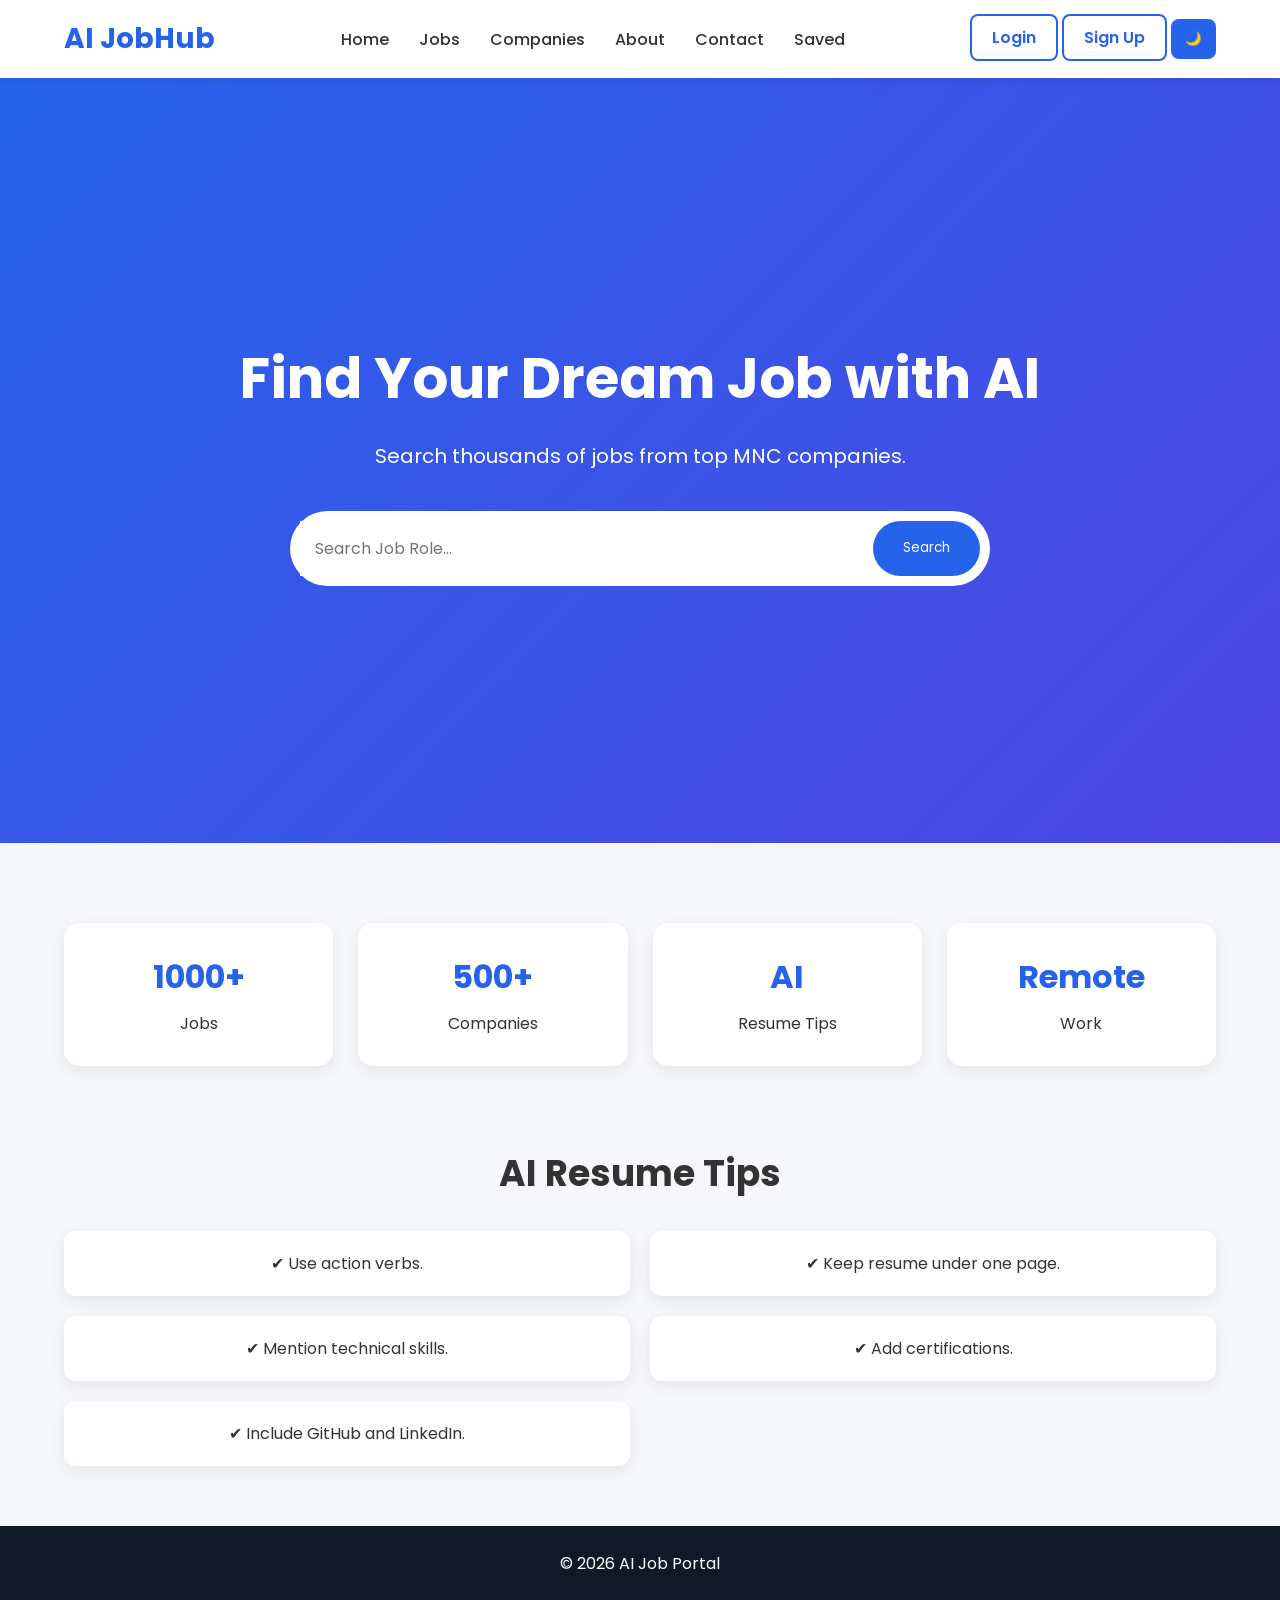
<file: index.html>
<!DOCTYPE html>
<html lang="en">
<head>

<meta charset="UTF-8">
<meta name="viewport" content="width=device-width, initial-scale=1.0">

<title>Job Search Portal</title>

<link rel="stylesheet" href="css/style.css">

<link rel="stylesheet" href="css/responsive.css">

<link rel="preconnect" href="https://fonts.googleapis.com">

<link href="https://fonts.googleapis.com/css2?family=Poppins:wght@300;400;500;600;700&display=swap" rel="stylesheet">

</head>

<body>

    <header>
        <nav class="navbar">
        
        <div class="logo">
        AI JobHub
        </div>
        
        <ul class="nav-links">
        
        <li><a href="index.html">Home</a></li>
        
        <li><a href="jobs.html">Jobs</a></li>
        
        <li><a href="companies.html">Companies</a></li>
        
        <li><a href="about.html">About</a></li>
        
        <li><a href="contact.html">Contact</a></li>

        <li><a href="saved.html">Saved</a></li>
        
        </ul>
        
        <div class="nav-right">
        
        
        <a href="login.html" class="login-btn">Login</a>
        
        <a href="signup.html" class="signup-btn">Sign Up</a>
        
        <button id="themeToggle">🌙</button>
        
        </div>
        
        </nav>
        </header>





<section class="hero">

<h1>
Find Your Dream Job with AI
</h1>

<p>
Search thousands of jobs from top MNC companies.
</p>

<div class="search-box">

<input
type="text"
placeholder="Search Job Role..."
id="searchInput">

<button>
Search
</button>

</div>

</section>

<section class="features">

<div class="card">

<h3>1000+</h3>

<p>Jobs</p>

</div>

<div class="card">

<h3>500+</h3>

<p>Companies</p>

</div>

<div class="card">

<h3>AI</h3>

<p>Resume Tips</p>

</div>

<div class="card">

<h3>Remote</h3>

<p>Work</p>

</div>

</section>

<section class="resume">

<h2>AI Resume Tips</h2>

<div class="tips">

<p>✔ Use action verbs.</p>

<p>✔ Keep resume under one page.</p>

<p>✔ Mention technical skills.</p>

<p>✔ Add certifications.</p>

<p>✔ Include GitHub and LinkedIn.</p>

</div>

</section>

<footer>

<p>
© 2026 AI Job Portal
</p>

</footer>

<script src="js/theme.js"></script>

</body>
</html>
</file>
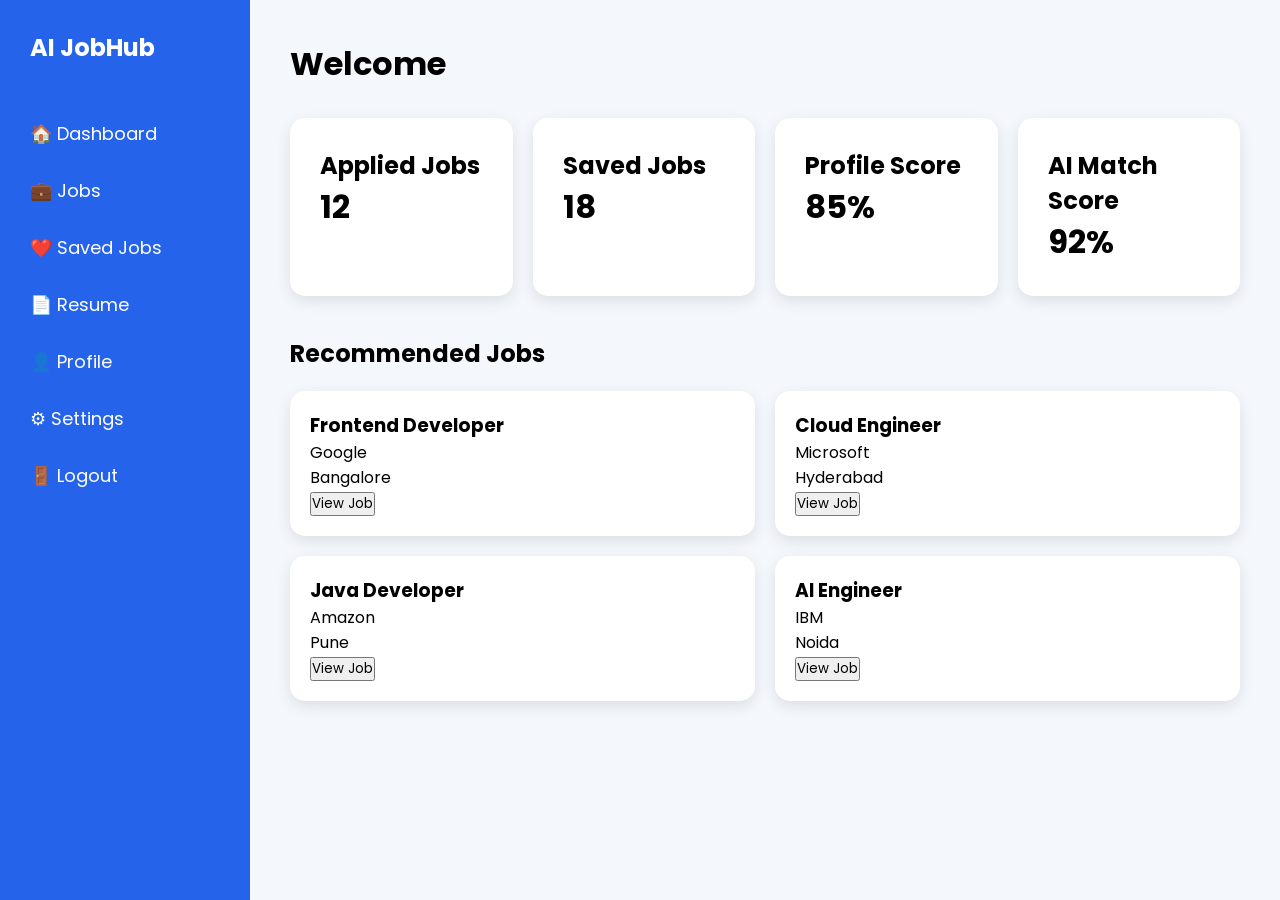
<file: dashboard.html>
<!DOCTYPE html>
<html lang="en">
<head>

<meta charset="UTF-8">
<meta name="viewport" content="width=device-width, initial-scale=1.0">

<title>Dashboard | AI JobHub</title>

<link rel="stylesheet" href="css/dashboard.css">

<link href="https://fonts.googleapis.com/css2?family=Poppins:wght@300;400;500;600;700&display=swap" rel="stylesheet">

</head>

<body>

<div class="sidebar">

<h2>AI JobHub</h2>

<ul>

<li>🏠 Dashboard</li>
<li>💼 Jobs</li>
<li>❤️ Saved Jobs</li>
<li>📄 Resume</li>
<li>👤 Profile</li>
<li>⚙ Settings</li>
<li>🚪 Logout</li>

</ul>

</div>

<div class="main">

<div class="top">

<h1 id="welcome">Welcome</h1>

</div>

<div class="cards">

<div class="card">

<h2>Applied Jobs</h2>

<h1>12</h1>

</div>

<div class="card">

<h2>Saved Jobs</h2>

<h1>18</h1>

</div>

<div class="card">

<h2>Profile Score</h2>

<h1>85%</h1>

</div>

<div class="card">

<h2>AI Match Score</h2>

<h1>92%</h1>

</div>

</div>

<h2 style="margin-top:40px;">Recommended Jobs</h2>

<div id="recommendedJobs">

</div>

</div>

<script src="js/dashboard.js"></script>

</body>

</html>
</file>
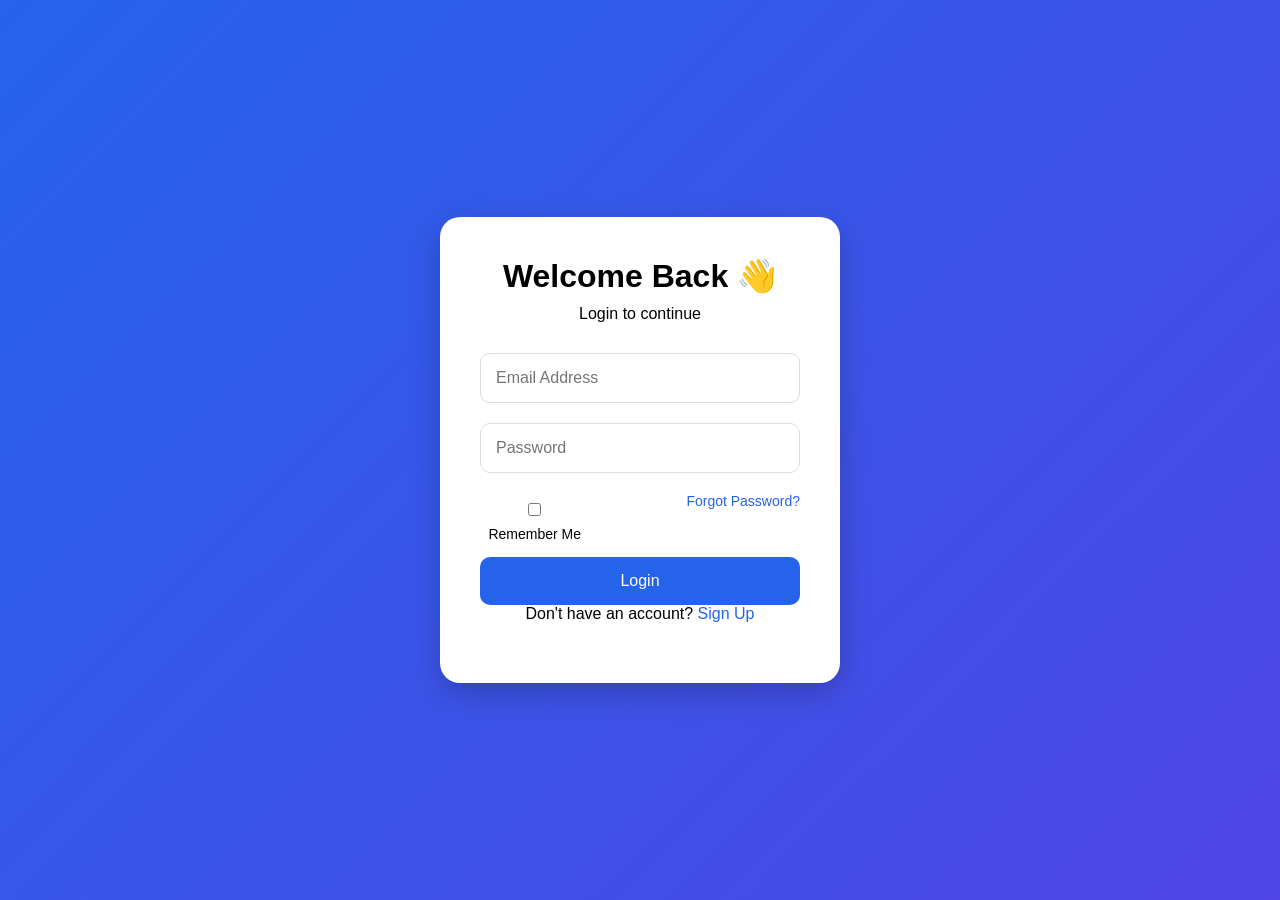
<file: login.html>
<!DOCTYPE html>
<html lang="en">
<head>
    <meta charset="UTF-8">
    <meta name="viewport" content="width=device-width, initial-scale=1.0">
    <title>Login | AI JobHub</title>

    <link rel="stylesheet" href="css/auth.css">
</head>
<body>

<div class="container">

    <div class="form-box">

        <h1>Welcome Back 👋</h1>
        <p>Login to continue</p>

        <form id="loginForm">

            <input
            type="email"
            id="email"
            placeholder="Email Address"
            required>

            <input
            type="password"
            id="password"
            placeholder="Password"
            required>

            <div class="options">

                <label>
                    <input type="checkbox">
                    Remember Me
                </label>

                <a href="#">Forgot Password?</a>

            </div>

            <button type="submit">
                Login
            </button>

        </form>

        <p>
            Don't have an account?

            <a href="signup.html">
                Sign Up
            </a>
        </p>

    </div>

</div>

<script src="js/auth.js"></script>

</body>
</html>
</file>
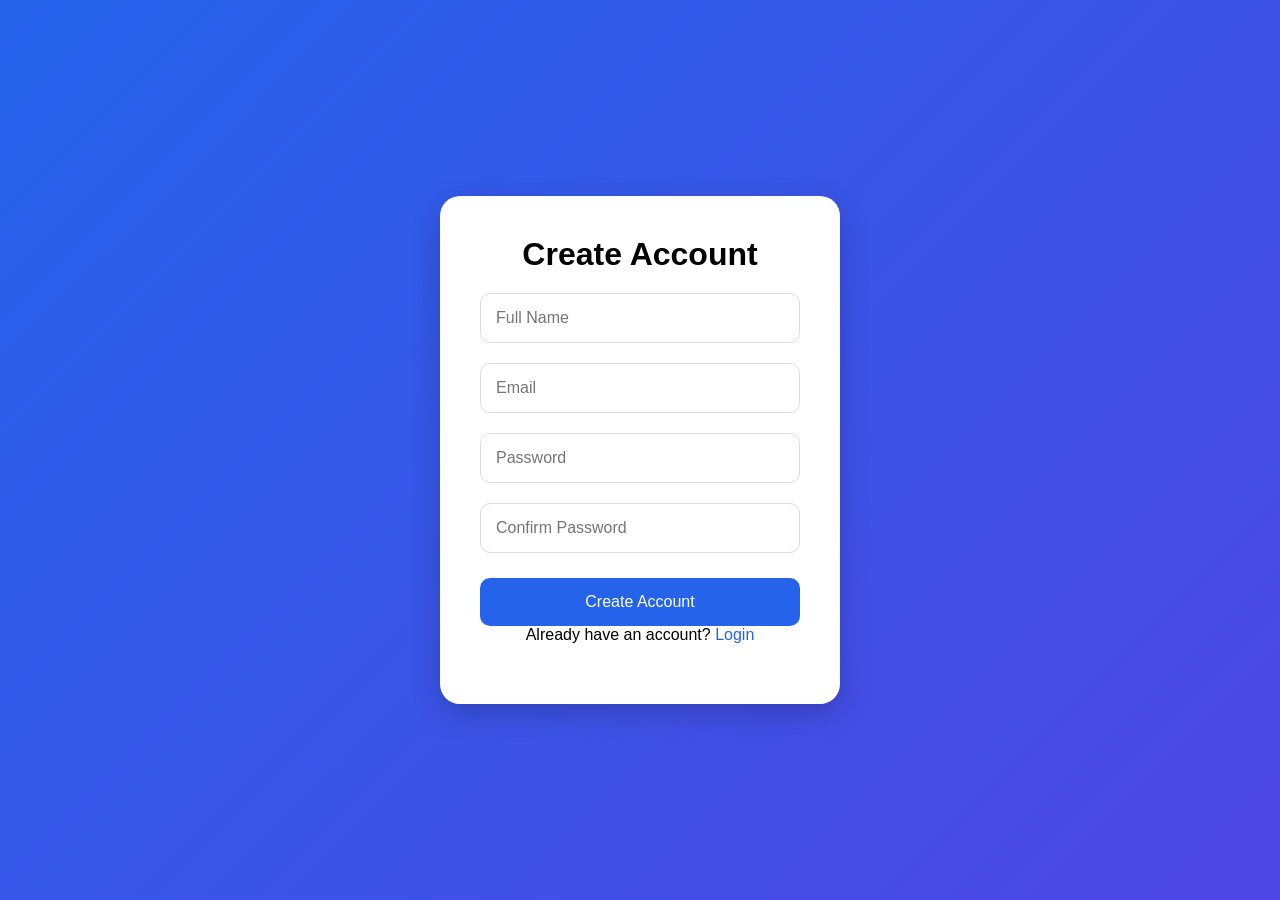
<file: signup.html>
<!DOCTYPE html>
<html lang="en">
<head>

<meta charset="UTF-8">

<meta name="viewport" content="width=device-width, initial-scale=1.0">

<title>Signup | AI JobHub</title>

<link rel="stylesheet" href="css/auth.css">

</head>

<body>

<div class="container">

<div class="form-box">

<h1>Create Account</h1>

<form id="signupForm">

<input
type="text"
id="name"
placeholder="Full Name"
required>

<input
type="email"
id="signupEmail"
placeholder="Email"
required>

<input
type="password"
id="signupPassword"
placeholder="Password"
required>

<input
type="password"
id="confirmPassword"
placeholder="Confirm Password"
required>

<button type="submit">

Create Account

</button>

</form>

<p>

Already have an account?

<a href="login.html">

Login

</a>

</p>

</div>

</div>

<script src="js/auth.js"></script>

</body>

</html>
</file>
<file: css/style.css>
*{
    margin:0;
    padding:0;
    box-sizing:border-box;
    font-family:'Poppins',sans-serif;
}

body{
    background:#f5f7fb;
    color:#333;
}

/* Navigation */
header{
    background:#fff;
    box-shadow:0 2px 10px rgba(0,0,0,0.08);
    position:sticky;
    top:0;
    z-index:100;
}

nav{
    width:90%;
    margin:auto;
    display:flex;
    justify-content:space-between;
    align-items:center;
    padding:18px 0;
}

.logo{
    font-size:28px;
    font-weight:700;
    color:#2563eb;
}

nav ul{
    list-style:none;
    display:flex;
    gap:30px;
}

nav ul li a{
    text-decoration:none;
    color:#333;
    font-weight:500;
    transition:.3s;
}

nav ul li a:hover{
    color:#2563eb;
}

#themeToggle{
    padding:10px 14px;
    border:none;
    border-radius:8px;
    background:#2563eb;
    color:#fff;
    cursor:pointer;
}

/* Hero Section */
.hero{
    height:85vh;
    display:flex;
    flex-direction:column;
    justify-content:center;
    align-items:center;
    text-align:center;
    background:linear-gradient(135deg,#2563eb,#4f46e5);
    color:#fff;
    padding:20px;
}

.hero h1{
    font-size:56px;
    font-weight:700;
    margin-bottom:20px;
    opacity:0;
    transform:translateX(-150px);
    animation:slideRight 1.5s ease forwards;
}

@keyframes slideRight{

    0%{
        opacity:0;
        transform:translateX(-150px);
    }

    100%{
        opacity:1;
        transform:translateX(0);
    }

}

.hero p{
    font-size:20px;
    margin-bottom:40px;
    opacity:0;
    transform:translateX(-150px);
    animation:slideRight 1.5s ease forwards;
    animation-delay:0.5s;
}

.search-box{
    display:flex;
    background:#fff;
    padding:10px;
    border-radius:50px;
    width:700px;
    max-width:95%;

    opacity:0;
    transform:translateX(-150px);
    animation:slideRight 1.5s ease forwards;
    animation-delay:1s;
}

.hero p{
    font-size:20px;
    margin-bottom:40px;
}

.search-box{
    display:flex;
    background:#fff;
    padding:10px;
    border-radius:50px;
    width:700px;
    max-width:95%;
}

.search-box input{
    flex:1;
    border:none;
    outline:none;
    padding:15px;
    font-size:16px;
}

.search-box button{
    border:none;
    background:#2563eb;
    color:#fff;
    padding:15px 30px;
    border-radius:30px;
    cursor:pointer;
}

/* Features */
.features{
    width:90%;
    margin:80px auto;
    display:grid;
    grid-template-columns:repeat(4,1fr);
    gap:25px;
}

.card{
    background:#fff;
    padding:30px;
    text-align:center;
    border-radius:15px;
    box-shadow:0 5px 15px rgba(0,0,0,0.08);
    transition:.3s;
}

.card:hover{
    transform:translateY(-8px);
}

.card h3{
    color:#2563eb;
    font-size:32px;
    margin-bottom:10px;
}

/* Resume Tips */
.resume{
    width:90%;
    margin:60px auto;
    text-align:center;
}

.resume h2{
    font-size:36px;
    margin-bottom:30px;
}

.tips{
    display:grid;
    grid-template-columns:repeat(2,1fr);
    gap:20px;
}

.tips p{
    background:#fff;
    padding:20px;
    border-radius:12px;
    box-shadow:0 5px 15px rgba(0,0,0,.08);
}

/* Footer */
footer{
    background:#111827;
    color:#fff;
    text-align:center;
    padding:25px;
    margin-top:60px;
}


/* Dark Mode */

body.dark{
    background:#111827;
    color:white;
}

body.dark header{
    background:#1f2937;
}

body.dark nav ul li a{
    color:white;
}

body.dark .card{
    background:#1f2937;
    color:white;
}

body.dark .tips p{
    background:#1f2937;
    color:white;
}

body.dark footer{
    background:black;
}

body.dark .search-box{
    background:#374151;
}

body.dark .search-box input{
    background:#374151;
    color:white;
}

body.dark .search-box input::placeholder{
    color:#ccc;
}



.job-section{

    width:90%;
    
    margin:50px auto;
    
    }
    
    .filters{
    
    display:flex;
    
    gap:20px;
    
    margin:30px 0;
    
    flex-wrap:wrap;
    
    }
    
    .filters input,
    .filters select{
    
    padding:15px;
    
    font-size:16px;
    
    border-radius:10px;
    
    border:1px solid #ccc;
    
    }
    
    .job-card{
    
    background:white;
    
    padding:25px;
    
    margin-bottom:20px;
    
    border-radius:15px;
    
    box-shadow:0 5px 15px rgba(0,0,0,.1);
    
    transition:.3s;
    
    }
    
    .job-card:hover{
    
    transform:translateY(-5px);
    
    }
    
    .job-card button{
    
    margin-top:15px;
    
    background:#2563eb;
    
    color:white;
    
    border:none;
    
    padding:12px 25px;
    
    border-radius:8px;
    
    cursor:pointer;
    
    }


    .nav-buttons{
        display:flex;
        align-items:center;
        gap:15px;
    }
    
    .login-btn{
        text-decoration:none;
        color:#2563eb;
        border:2px solid #2563eb;
        padding:10px 20px;
        border-radius:8px;
        font-weight:600;
        transition:0.3s;
    }
    
    .login-btn:hover{
        background:#2563eb;
        color:white;
    }
    
    .signup-btn{
        text-decoration:none;
        color:#2563eb;
        border:2px solid #2563eb;
        padding:10px 20px;
        border-radius:8px;
        font-weight:600;
        transition:0.3s;
    }
    
    .signup-btn:hover{
        background:#2563eb;
        color:white;
    }
</file>
<file: css/responsive.css>
@media(max-width:992px){

    .features{
    grid-template-columns:repeat(2,1fr);
    }
    
    .tips{
    grid-template-columns:1fr;
    }
    
    .hero h1{
    font-size:38px;
    }
    
    }
    
    @media(max-width:768px){
    
    nav{
    flex-direction:column;
    gap:15px;
    }
    
    nav ul{
    flex-wrap:wrap;
    justify-content:center;
    }
    
    .features{
    grid-template-columns:1fr;
    }
    
    .hero{
    height:auto;
    padding:80px 20px;
    }
    
    .hero h1{
    font-size:32px;
    }
    
    .hero p{
    font-size:16px;
    }
    
    .search-box{
    flex-direction:column;
    border-radius:20px;
    }
    
    .search-box input{
    margin-bottom:10px;
    }
    
    .search-box button{
    width:100%;
    }
    
    }
</file>
<file: css/dashboard.css>
*{
    margin:0;
    padding:0;
    box-sizing:border-box;
    font-family:Poppins,sans-serif;
    }
    
    body{
    display:flex;
    background:#f4f7fc;
    }
    
    .sidebar{
    
    width:250px;
    
    height:100vh;
    
    background:#2563eb;
    
    color:white;
    
    padding:30px;
    
    position:fixed;
    
    }
    
    .sidebar h2{
    
    margin-bottom:40px;
    
    }
    
    .sidebar ul{
    
    list-style:none;
    
    }
    
    .sidebar li{
    
    padding:15px 0;
    
    cursor:pointer;
    
    font-size:18px;
    
    transition:.3s;
    
    }
    
    .sidebar li:hover{
    
    padding-left:10px;
    
    }
    
    .main{
    
    margin-left:250px;
    
    padding:40px;
    
    width:100%;
    
    }
    
    .cards{
    
    display:grid;
    
    grid-template-columns:repeat(4,1fr);
    
    gap:20px;
    
    margin-top:30px;
    
    }
    
    .card{
    
    background:white;
    
    padding:30px;
    
    border-radius:15px;
    
    box-shadow:0 5px 15px rgba(0,0,0,.1);
    
    transition:.3s;
    
    }
    
    .card:hover{
    
    transform:translateY(-8px);
    
    }
    
    #recommendedJobs{
    
    display:grid;
    
    grid-template-columns:repeat(2,1fr);
    
    gap:20px;
    
    margin-top:20px;
    
    }
    
    .job{
    
    background:white;
    
    padding:20px;
    
    border-radius:15px;
    
    box-shadow:0 5px 15px rgba(0,0,0,.1);
    
    }
</file>
<file: css/auth.css>
*{
    margin:0;
    padding:0;
    box-sizing:border-box;
    font-family:Poppins,sans-serif;
    }
    
    body{
    
    height:100vh;
    
    display:flex;
    
    justify-content:center;
    
    align-items:center;
    
    background:linear-gradient(135deg,#2563eb,#4f46e5);
    
    }
    
    .container{
    
    width:100%;
    
    display:flex;
    
    justify-content:center;
    
    }
    
    .form-box{
    
    background:white;
    
    padding:40px;
    
    width:400px;
    
    border-radius:20px;
    
    box-shadow:0 10px 30px rgba(0,0,0,.2);
    
    text-align:center;
    
    }
    
    .form-box h1{
    
    margin-bottom:10px;
    
    }
    
    .form-box p{
    
    margin-bottom:20px;
    
    }
    
    input{
    
    width:100%;
    
    padding:15px;
    
    margin:10px 0;
    
    border-radius:10px;
    
    border:1px solid #ddd;
    
    font-size:16px;
    
    }
    
    button{
    
    width:100%;
    
    padding:15px;
    
    background:#2563eb;
    
    color:white;
    
    border:none;
    
    border-radius:10px;
    
    cursor:pointer;
    
    font-size:16px;
    
    margin-top:15px;
    
    }
    
    button:hover{
    
    background:#1d4ed8;
    
    }
    
    .options{
    
    display:flex;
    
    justify-content:space-between;
    
    font-size:14px;
    
    margin-top:10px;
    
    }
    
    a{
    
    text-decoration:none;
    
    color:#2563eb;
    
    }
</file>
